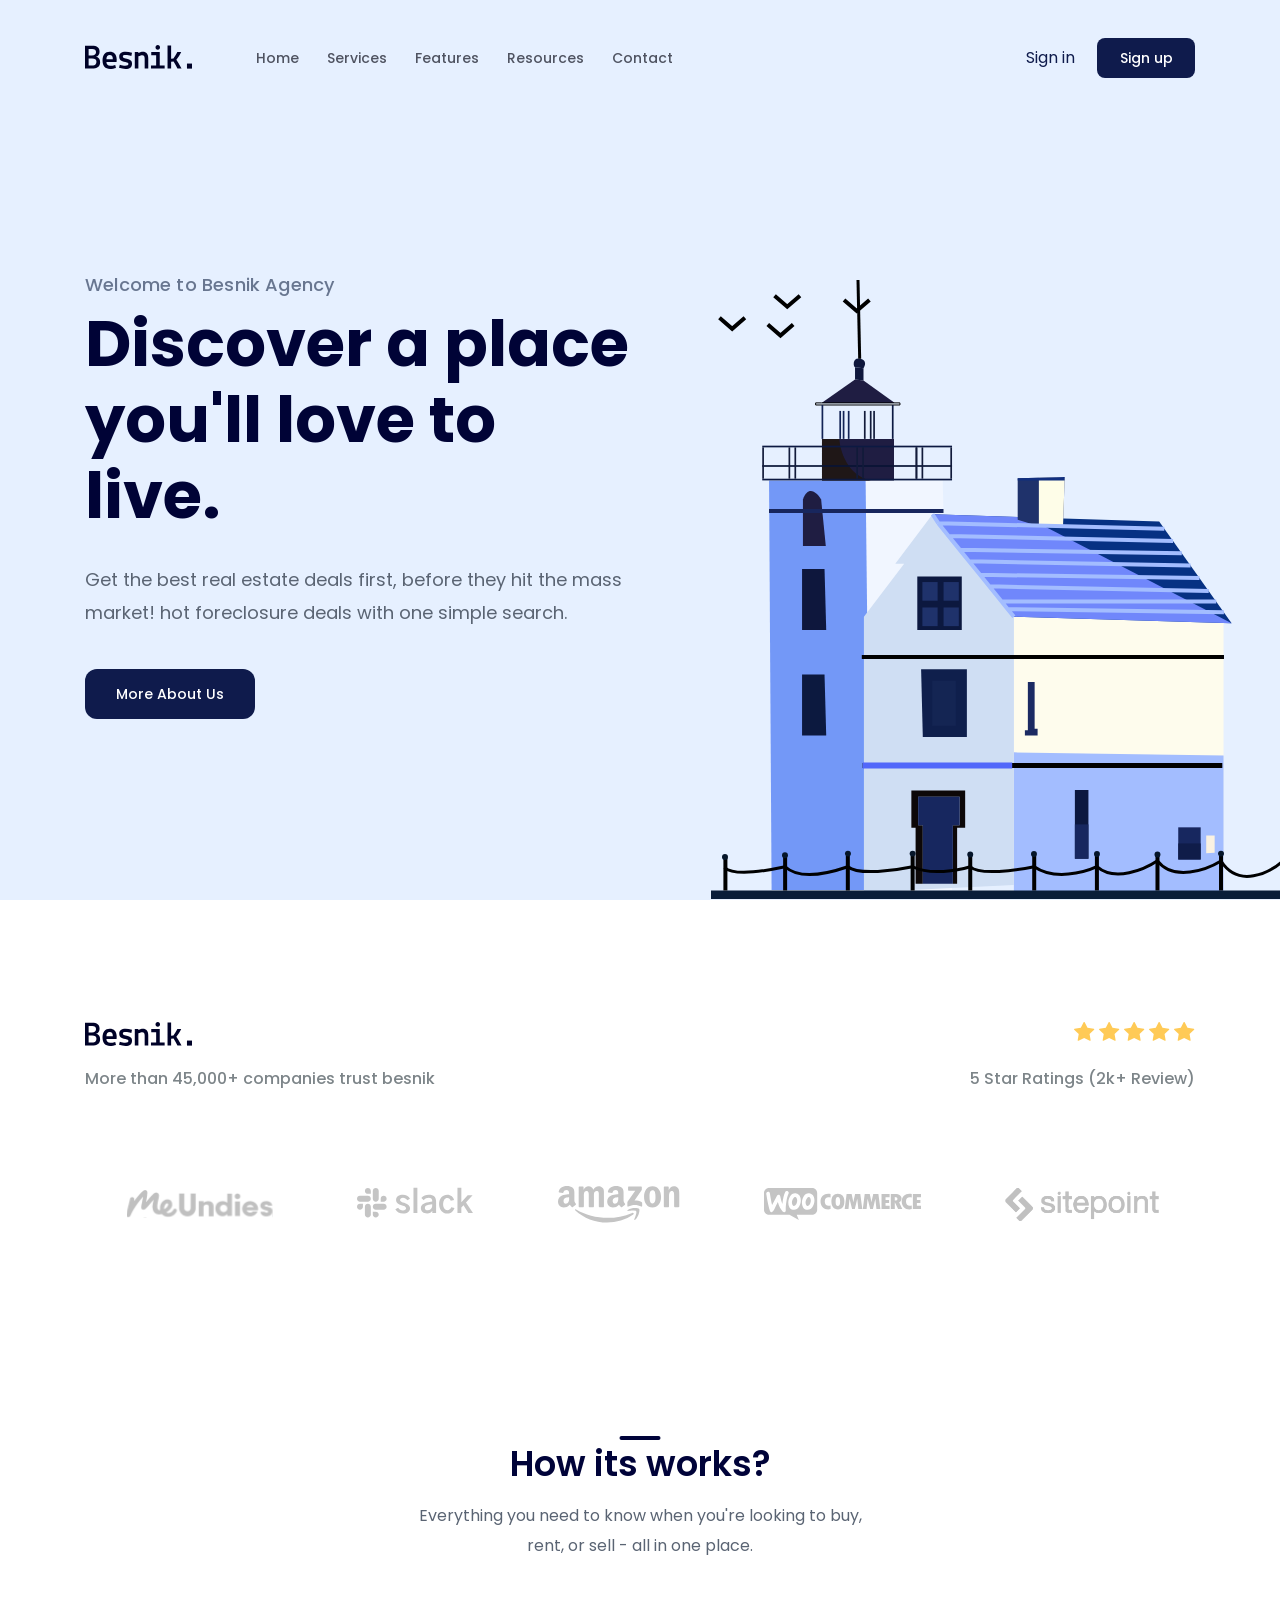
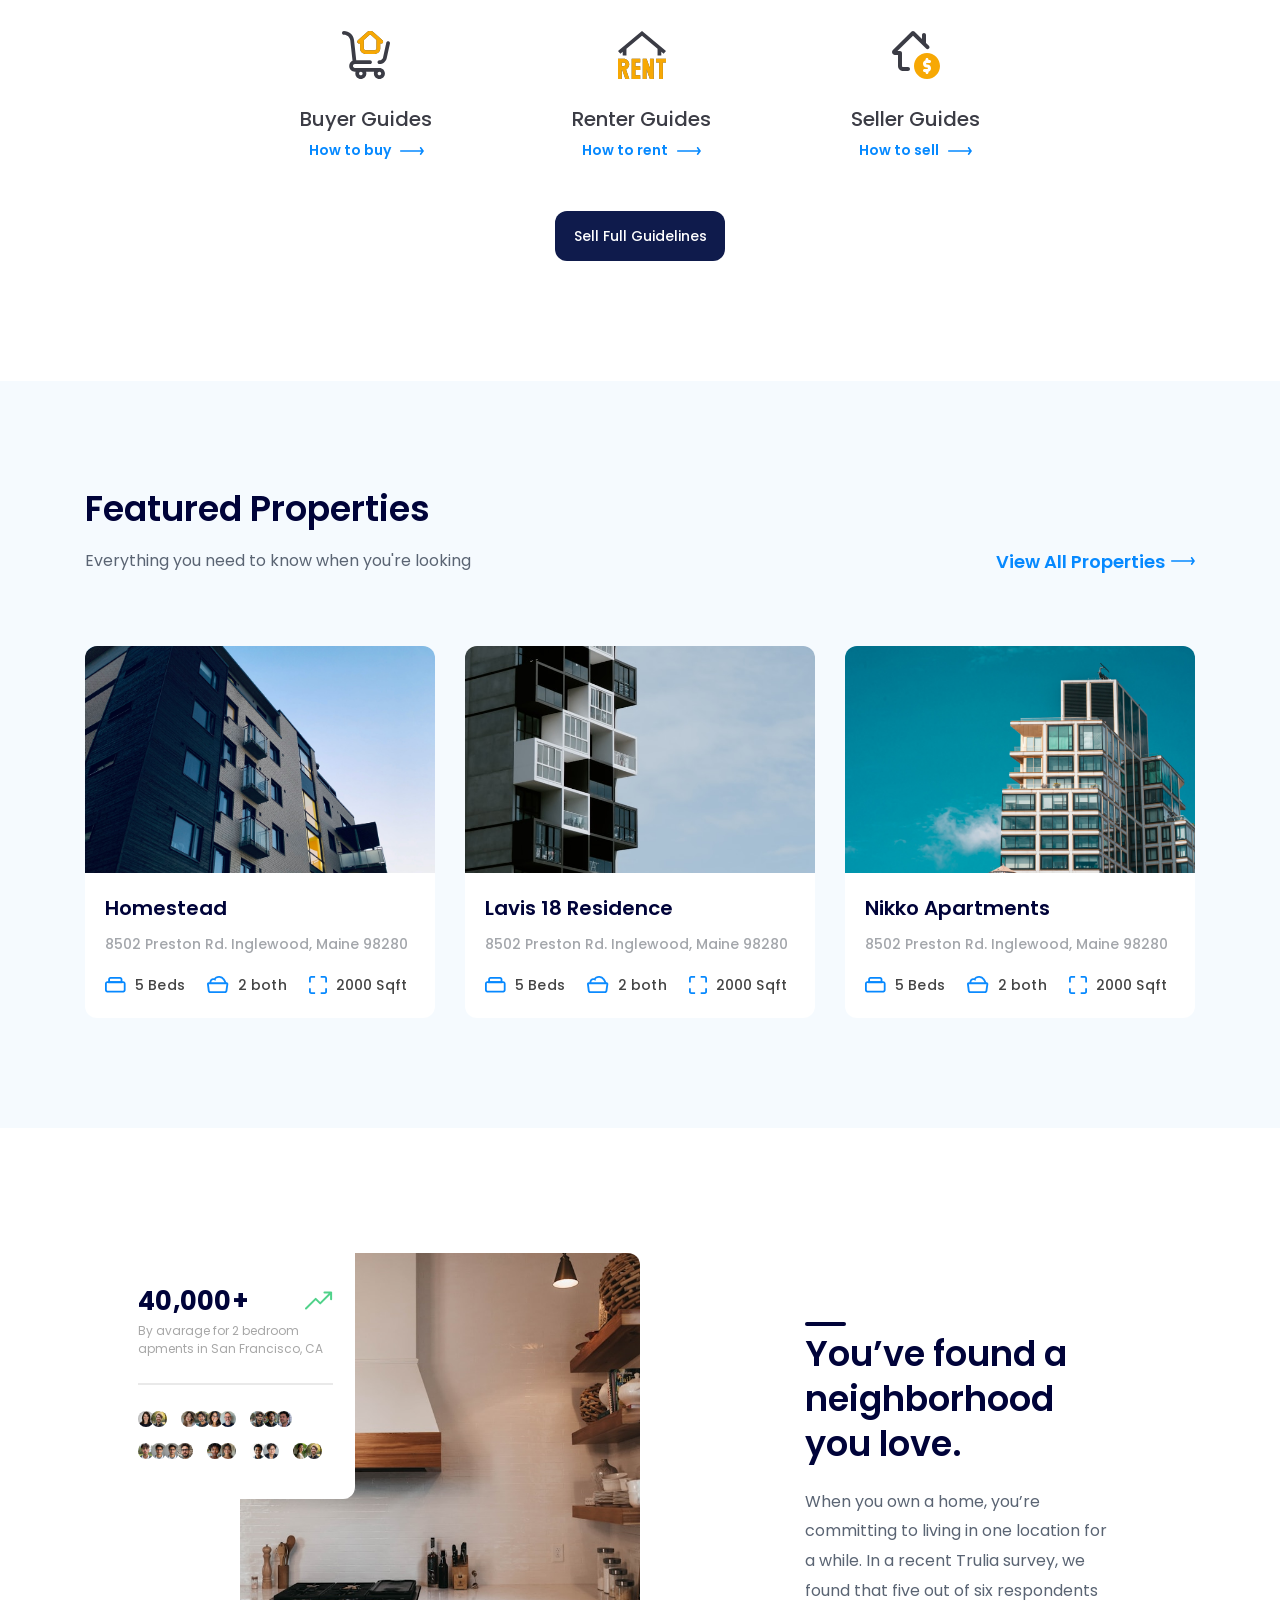
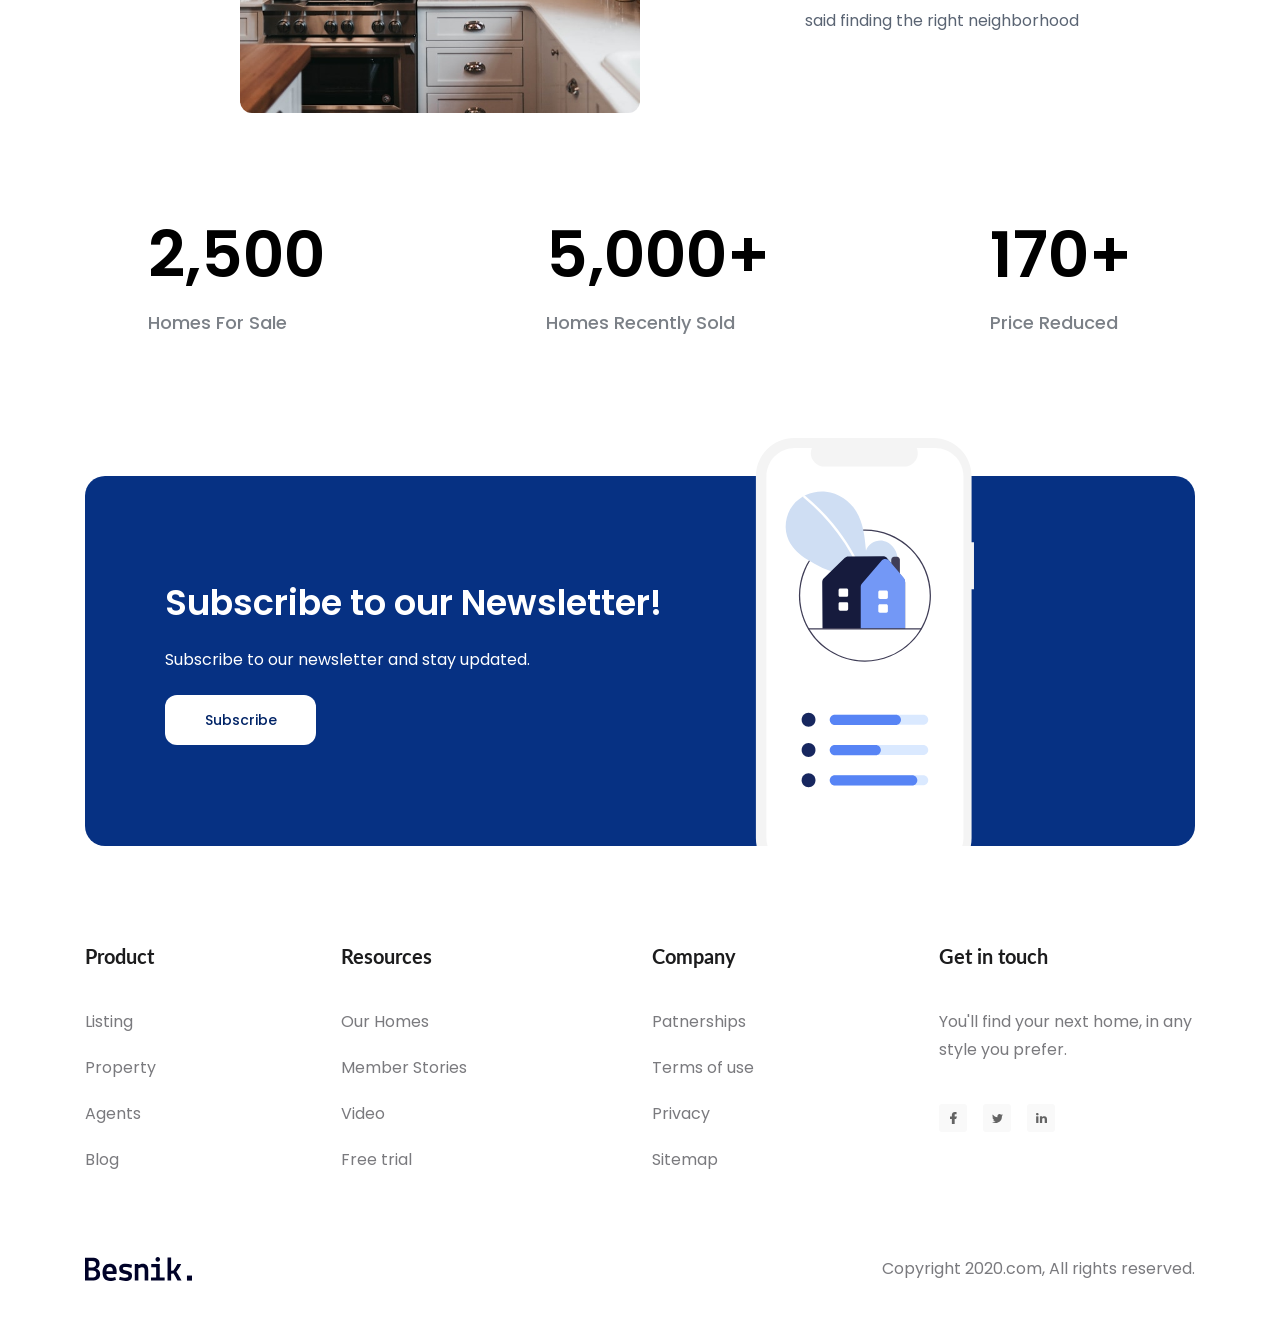
<file: index.html>
<!doctype html>
<html lang="en">
    <head>
        <meta charset="UTF-8" />
        <meta name="viewport" content="width=device-width, initial-scale=1.0" />
        <title>Home</title>

        <!-- Reset CSS -->
        <link rel="stylesheet" href="./assets/css/reset.css" />
        <!-- do ảnh hưởng của font vietsub -->
        <!-- <link rel="stylesheet" href="./assets/fonts/stylesheet.css" /> -->

        <!-- Embeded Font -->
        <link rel="preconnect" href="https://fonts.googleapis.com" />
        <link rel="preconnect" href="https://fonts.gstatic.com" crossorigin />
        <link
            href="https://fonts.googleapis.com/css2?family=Poppins:ital,wght@0,100;0,200;0,300;0,400;0,500;0,600;0,700;0,800;0,900;1,100;1,200;1,300;1,400;1,500;1,600;1,700;1,800;1,900&display=swap"
            rel="stylesheet"
        />
        <link rel="preconnect" href="https://fonts.googleapis.com" />
        <link rel="preconnect" href="https://fonts.gstatic.com" crossorigin />
        <link
            href="https://fonts.googleapis.com/css2?family=Lato:ital,wght@0,100;0,300;0,400;0,700;0,900;1,100;1,300;1,400;1,700;1,900&display=swap"
            rel="stylesheet"
        />

        <!-- Style CSS -->
        <link rel="stylesheet" href="./assets/css/style.css" />
        <link rel="stylesheet" href="./assets/css/responsive.css" />

        <!-- Favicon -->
        <link
            rel="apple-touch-icon"
            sizes="57x57"
            href="./assets/favicon/apple-icon-57x57.png"
        />
        <link
            rel="apple-touch-icon"
            sizes="60x60"
            href="./assets/favicon/apple-icon-60x60.png"
        />
        <link
            rel="apple-touch-icon"
            sizes="72x72"
            href="./assets/favicon/apple-icon-72x72.png"
        />
        <link
            rel="apple-touch-icon"
            sizes="76x76"
            href="./assets/favicon/apple-icon-76x76.png"
        />
        <link
            rel="apple-touch-icon"
            sizes="114x114"
            href="./assets/favicon/apple-icon-114x114.png"
        />
        <link
            rel="apple-touch-icon"
            sizes="120x120"
            href="./assets/favicon/apple-icon-120x120.png"
        />
        <link
            rel="apple-touch-icon"
            sizes="144x144"
            href="./assets/favicon/apple-icon-144x144.png"
        />
        <link
            rel="apple-touch-icon"
            sizes="152x152"
            href="./assets/favicon/apple-icon-152x152.png"
        />
        <link
            rel="apple-touch-icon"
            sizes="180x180"
            href="./assets/favicon/apple-icon-180x180.png"
        />
        <link
            rel="icon"
            type="image/png"
            sizes="192x192"
            href="./assets/favicon/android-icon-192x192.png"
        />
        <link
            rel="icon"
            type="image/png"
            sizes="32x32"
            href="./assets/favicon/favicon-32x32.png"
        />
        <link
            rel="icon"
            type="image/png"
            sizes="96x96"
            href="./assets/favicon/favicon-96x96.png"
        />
        <link
            rel="icon"
            type="image/png"
            sizes="16x16"
            href="./assets/favicon/favicon-16x16.png"
        />
        <link rel="manifest" href="./assets/favicon/manifest.json" />
        <meta name="msapplication-TileColor" content="#ffffff" />
        <meta
            name="msapplication-TileImage"
            content="./assets/favicon/ms-icon-144x144.png"
        />
        <meta name="theme-color" content="#ffffff" />
    </head>
    <body>
        <!-- thẻ main có ngữ nghĩa là phần nội dung chính -->

        <!-- thẻ header có ngữ nghĩa là phần đầu trang -->
        <!-- Header -->
        <!-- PC Header -->
        <header class="fixed-header">
            <div class="content">
                <nav class="navbar">
                    <!-- Tablet/Mobile menu -->
                    <label for="menu-checkbox" class="toggle-menu">
                        <svg
                            xmlns="http://www.w3.org/2000/svg"
                            viewBox="0 0 640 640"
                        >
                            <path
                                fill="currentColor"
                                d="M96 160C96 142.3 110.3 128 128 128L512 128C529.7 128 544 142.3 544 160C544 177.7 529.7 192 512 192L128 192C110.3 192 96 177.7 96 160zM96 320C96 302.3 110.3 288 128 288L512 288C529.7 288 544 302.3 544 320C544 337.7 529.7 352 512 352L128 352C110.3 352 96 337.7 96 320zM544 480C544 497.7 529.7 512 512 512L128 512C110.3 512 96 497.7 96 480C96 462.3 110.3 448 128 448L512 448C529.7 448 544 462.3 544 480z"
                            />
                        </svg>
                    </label>

                    <!-- Logo -->
                    <a class="logo" href="#"
                        ><img src="./assets/img/logo.svg" alt="Besnik."
                    /></a>

                    <!-- main Navigation -->
                    <ul id="pc-nav" class="menu">
                        <li><a href="#">Home</a></li>
                        <li><a href="#services">Services</a></li>
                        <li><a href="#features">Features</a></li>
                        <li><a href="#resources">Resources</a></li>
                        <li><a href="#contact">Contact</a></li>
                        <li class="show-on-mobile separate">
                            <a href="#!">Sign in</a>
                        </li>
                        <li class="show-on-mobile"><a href="#!">Sign up</a></li>
                    </ul>

                    <!-- Action -->
                    <div class="actions">
                        <a href="#!" class="action-link">Sign in</a>
                        <a href="#!" class="btn action-btn">Sign up</a>
                    </div>
                </nav>
            </div>
        </header>

        <!-- Tablet/mobile header -->
        <header class="mobile-header">
            <input
                hidden
                type="checkbox"
                id="menu-checkbox"
                class="menu-checkbox"
            />

            <!-- Overlay -->
            <label for="menu-checkbox" class="menu-overlay"></label>

            <!-- Menu content -->
            <div class="menu-drawer">
                <!-- Logo -->
                <a class="logo-drawer" href="#"
                    ><img src="./assets/img/logo.svg" alt="Besnik."
                /></a>

                <!-- Navigation -->
                <ul id="mobile-nav"></ul>
                <script>
                    const pcNav = document.querySelector("#pc-nav");
                    const mobileNav = document.querySelector("#mobile-nav");

                    // Copy from PC nav -> Mobile nav
                    mobileNav.innerHTML = pcNav.innerHTML;
                </script>
            </div>
        </header>
        <main>
            <!-- Hero -->
            <div class="hero-wrap">
                <div class="content">
                    <div class="info">
                        <p class="sub-title">Welcome to Besnik Agency</p>
                        <h1 class="title">
                            Discover a place you'll love to live.
                        </h1>
                        <p class="desc">
                            Get the best real estate deals first, before they
                            hit the mass market! hot foreclosure deals with one
                            simple search.
                        </p>
                        <a href="#!" class="btn hero-cta">More About Us</a>
                    </div>

                    <img
                        src="./assets/img/hero-img.svg"
                        alt="Discover a place you'll love to live."
                        class="hero-img"
                    />
                </div>
            </div>

            <!-- Client -->
            <div class="client">
                <div class="content">
                    <div class="row">
                        <img
                            src="./assets/img/logo.svg"
                            alt="Besnik."
                            class="logo"
                        />

                        <div class="stars">
                            <img src="./assets/img/star-img.svg" alt="star" />
                            <img src="./assets/img/star-img.svg" alt="star" />
                            <img src="./assets/img/star-img.svg" alt="star" />
                            <img src="./assets/img/star-img.svg" alt="star" />
                            <img src="./assets/img/star-img.svg" alt="star" />
                        </div>
                    </div>

                    <div class="row row-desc">
                        <p>More than 45,000+ companies trust besnik</p>
                        <p class="hide-on-mobile">
                            5 Star Ratings (2k+ Review)
                        </p>
                    </div>

                    <div class="partner-row">
                        <a href="#!">
                            <img
                                src="./assets/img/me-indies.svg"
                                alt="MeUndies"
                            />
                        </a>
                        <a href="#!">
                            <img src="./assets/img/slack.svg" alt="Slack" />
                        </a>
                        <a href="#!">
                            <img src="./assets/img/amazon.svg" alt="amazon" />
                        </a>
                        <a href="#!">
                            <img src="./assets/img/woo.svg" alt="WooCommerce" />
                        </a>
                        <a href="#!">
                            <img
                                src="./assets/img/sitepoint.svg"
                                alt="sitepoint"
                            />
                        </a>
                    </div>
                </div>
            </div>

            <!-- Guide -->
            <div id="services" class="guide">
                <div class="content">
                    <h2 class="sub-title">How its works?</h2>
                    <p class="desc">
                        Everything you need to know when you're looking to buy,
                        rent, or sell - all in one place.
                    </p>

                    <!-- List Guide -->
                    <div class="list-guide">
                        <div class="guide-item">
                            <img
                                src="./assets/img/buyer-icon.svg"
                                alt="Buyer"
                                class="icon"
                            />
                            <h3 class="title">Buyer Guides</h3>
                            <a href="#!" class="link">
                                <span>How to buy</span>
                                <img
                                    src="./assets/img/right-arrow.svg"
                                    alt="arrow right"
                                    class="arrow"
                                />
                            </a>
                        </div>

                        <div class="guide-item">
                            <img
                                src="./assets/img/renter-icon.svg"
                                alt="Buyer"
                                class="icon"
                            />
                            <h3 class="title">Renter Guides</h3>
                            <a href="#!" class="link">
                                <span>How to rent</span>
                                <img
                                    src="./assets/img/right-arrow.svg"
                                    alt="arrow right"
                                    class="arrow"
                                />
                            </a>
                        </div>

                        <div class="guide-item">
                            <img
                                src="./assets/img/seller-icon.svg"
                                alt="Buyer"
                                class="icon"
                            />
                            <h3 class="title">Seller Guides</h3>
                            <a href="#!" class="link">
                                <span>How to sell</span>
                                <img
                                    src="./assets/img/right-arrow.svg"
                                    alt="arrow right"
                                    class="arrow"
                                />
                            </a>
                        </div>
                    </div>

                    <div class="guide-cta">
                        <a href="#!" class="btn">Sell Full Guidelines</a>
                    </div>
                </div>
            </div>

            <!-- Featured -->
            <div id="features" class="featured">
                <div class="content">
                    <header>
                        <h2 class="sub-title">Featured Properties</h2>
                        <div class="row">
                            <p class="desc">
                                Everything you need to know when you're looking
                            </p>

                            <a href="#!" class="link"
                                ><span>View All Properties </span>
                                <img
                                    src="./assets/img/right-arrow.svg"
                                    alt=""
                                    class="arrow"
                            /></a>
                        </div>
                    </header>

                    <!-- List -->
                    <div class="list">
                        <div class="item">
                            <a href="#!">
                                <img
                                    src="./assets/img/home-2.jpg"
                                    alt="CouCou Homestead"
                                    class="thumb"
                                />
                            </a>
                            <div class="body">
                                <h3 class="title">
                                    <a href="#!" class="line-clamp">
                                        Homestead</a
                                    >
                                </h3>
                                <p class="desc" class="line-clamp">
                                    8502 Preston Rd. Inglewood, Maine 98280
                                </p>
                                <div class="info">
                                    <img
                                        src="./assets/img/bed.svg"
                                        alt="bed"
                                        class="icon"
                                    /><span class="label">5 Beds</span
                                    ><img
                                        src="./assets/img/bathroom.svg"
                                        alt="both"
                                        class="icon"
                                    /><span class="label">2 both</span
                                    ><img
                                        src="./assets/img/area.svg"
                                        alt="area"
                                        class="icon"
                                    /><span class="label">2000 Sqft</span>
                                </div>
                            </div>
                        </div>

                        <div class="item">
                            <a href="#!">
                                <img
                                    src="./assets/img/home-3.jpg"
                                    alt="Lavis 18 Residence"
                                    class="thumb"
                                />
                            </a>
                            <div class="body">
                                <h3 class="title">
                                    <a href="#!">Lavis 18 Residence</a>
                                </h3>
                                <p class="desc">
                                    8502 Preston Rd. Inglewood, Maine 98280
                                </p>
                                <div class="info">
                                    <img
                                        src="./assets/img/bed.svg"
                                        alt="bed"
                                        class="icon"
                                    />
                                    <span class="label">5 Beds</span>

                                    <img
                                        src="./assets/img/bathroom.svg"
                                        alt="both"
                                        class="icon"
                                    />
                                    <span class="label">2 both</span>

                                    <img
                                        src="./assets/img/area.svg"
                                        alt="area"
                                        class="icon"
                                    />
                                    <span class="label">2000 Sqft</span>
                                </div>
                            </div>
                        </div>

                        <div class="item">
                            <a href="#!">
                                <img
                                    src="./assets/img/home-1.jpg"
                                    alt="Nikko Apartments"
                                    class="thumb"
                                />
                            </a>
                            <div class="body">
                                <h3 class="title">
                                    <a href="#!">Nikko Apartments</a>
                                </h3>
                                <p class="desc">
                                    8502 Preston Rd. Inglewood, Maine 98280
                                </p>
                                <div class="info">
                                    <img
                                        src="./assets/img/bed.svg"
                                        alt="bed"
                                        class="icon"
                                    /><span class="label">5 Beds</span
                                    ><img
                                        src="./assets/img/bathroom.svg"
                                        alt="both"
                                        class="icon"
                                    /><span class="label">2 both</span
                                    ><img
                                        src="./assets/img/area.svg"
                                        alt="area"
                                        class="icon"
                                    /><span class="label">2000 Sqft</span>
                                </div>
                            </div>
                        </div>
                    </div>

                    <div class="show-on-mobile view-more">
                        <a href="#!" class="cta-more btn"
                            ><span>View All Properties </span>
                        </a>
                    </div>
                </div>
            </div>

            <!-- Stats -->
            <div id="resources" class="stats">
                <div class="content">
                    <div class="row">
                        <div class="img-block">
                            <img
                                class="image"
                                src="./assets/img/kitchen-design.jpg"
                                alt="You’ve found a neighborhood you love."
                            />

                            <!-- Trend -->
                            <div class="stats-trend">
                                <div class="row">
                                    <strong class="value">40,000+</strong>
                                    <img
                                        src="./assets/img/up-trend-icon.svg"
                                        alt="up-trend"
                                        class="icon"
                                    />
                                </div>
                                <p class="desc">
                                    By avarage for 2 bedroom apments in San
                                    Francisco, CA
                                </p>
                                <div class="separate"></div>
                                <div class="avatar-block">
                                    <div class="avatar-group">
                                        <img
                                            src="./assets/img/uifaces-popular-avatar (1).jpg"
                                            alt=""
                                            class="avatar"
                                        />
                                        <img
                                            src="./assets/img/uifaces-popular-avatar (2).jpg"
                                            alt=""
                                            class="avatar"
                                        />
                                    </div>
                                    <div class="avatar-group">
                                        <img
                                            src="./assets/img/uifaces-popular-avatar (3).jpg"
                                            alt=""
                                            class="avatar"
                                        />
                                        <img
                                            src="./assets/img/uifaces-popular-avatar (4).jpg"
                                            alt=""
                                            class="avatar"
                                        />
                                        <img
                                            src="./assets/img/uifaces-popular-avatar (5).jpg"
                                            alt=""
                                            class="avatar"
                                        />
                                        <img
                                            src="./assets/img/uifaces-popular-avatar (6).jpg"
                                            alt=""
                                            class="avatar"
                                        />
                                    </div>
                                    <div class="avatar-group">
                                        <img
                                            src="./assets/img/uifaces-popular-avatar (7).jpg"
                                            alt=""
                                            class="avatar"
                                        />
                                        <img
                                            src="./assets/img/uifaces-popular-avatar (8).jpg"
                                            alt=""
                                            class="avatar"
                                        />
                                        <img
                                            src="./assets/img/uifaces-popular-avatar (9).jpg"
                                            alt=""
                                            class="avatar"
                                        />
                                    </div>
                                    <div class="avatar-group">
                                        <img
                                            src="./assets/img/uifaces-popular-avatar (10).jpg"
                                            alt=""
                                            class="avatar"
                                        />
                                        <img
                                            src="./assets/img/uifaces-popular-avatar (11).jpg"
                                            alt=""
                                            class="avatar"
                                        />
                                        <img
                                            src="./assets/img/uifaces-popular-avatar (12).jpg"
                                            alt=""
                                            class="avatar"
                                        />
                                        <img
                                            src="./assets/img/uifaces-popular-avatar (13).jpg"
                                            alt=""
                                            class="avatar"
                                        />
                                    </div>
                                    <div class="avatar-group">
                                        <img
                                            src="./assets/img/uifaces-popular-avatar (14).jpg"
                                            alt=""
                                            class="avatar"
                                        />
                                        <img
                                            src="./assets/img/uifaces-popular-avatar (15).jpg"
                                            alt=""
                                            class="avatar"
                                        />
                                    </div>
                                    <div class="avatar-group">
                                        <img
                                            src="./assets/img/uifaces-popular-avatar (16).jpg"
                                            alt=""
                                            class="avatar"
                                        />
                                        <img
                                            src="./assets/img/uifaces-popular-avatar (17).jpg"
                                            alt=""
                                            class="avatar"
                                        />
                                    </div>
                                    <div class="avatar-group">
                                        <img
                                            src="./assets/img/uifaces-popular-avatar (18).jpg"
                                            alt=""
                                            class="avatar"
                                        />
                                        <img
                                            src="./assets/img/uifaces-popular-avatar (19).jpg"
                                            alt=""
                                            class="avatar"
                                        />
                                    </div>
                                </div>
                            </div>
                        </div>
                        <div class="info">
                            <h2 class="sub-title">
                                You’ve found a neighborhood you love.
                            </h2>
                            <p class="desc">
                                When you own a home, you’re committing to living
                                in one location for a while. In a recent Trulia
                                survey, we found that five out of six
                                respondents said finding the right neighborhood
                            </p>
                        </div>
                    </div>

                    <div class="row row-qty">
                        <div class="qty-items">
                            <strong class="qty">2,500</strong>
                            <p class="qty-desc">Homes For Sale</p>
                        </div>
                        <div class="qty-items">
                            <strong class="qty">5,000+</strong>
                            <p class="qty-desc">Homes Recently Sold</p>
                        </div>
                        <div class="qty-items">
                            <strong class="qty">170+</strong>
                            <p class="qty-desc">Price Reduced</p>
                        </div>
                    </div>
                </div>
            </div>

            <!-- Subscription -->
            <div class="subscription">
                <div class="content">
                    <div class="body">
                        <div class="info">
                            <h2 class="sub-title line-clamp">
                                Subscribe to our Newsletter!
                            </h2>
                            <p class="desc line-clamp" style="--line-clamp: 3">
                                Subscribe to our newsletter and stay updated.
                            </p>
                            <a href="#!" class="btn">Subscribe</a>
                        </div>
                        <img
                            src="./assets/img/newsletter.svg"
                            alt="newsletter"
                            class="image"
                        />
                    </div>
                </div>
            </div>
        </main>
        <!-- Footer -->
        <footer id="contact" class="footer">
            <div class="content">
                <div class="row row-top">
                    <!-- Product Column -->
                    <div class="column">
                        <h3 class="heading">Product</h3>
                        <ul class="list">
                            <li>
                                <a href="#!">Listing</a>
                            </li>
                            <li>
                                <a href="#!">Property</a>
                            </li>
                            <li>
                                <a href="#!">Agents</a>
                            </li>
                            <li>
                                <a href="#!">Blog</a>
                            </li>
                        </ul>
                    </div>
                    <div class="column">
                        <h3 class="heading">Resources</h3>
                        <ul class="list">
                            <li>
                                <a href="#!">Our Homes</a>
                            </li>
                            <li>
                                <a href="#!">Member Stories</a>
                            </li>
                            <li>
                                <a href="#!">Video</a>
                            </li>
                            <li>
                                <a href="#!">Free trial</a>
                            </li>
                        </ul>
                    </div>
                    <div class="column">
                        <h3 class="heading">Company</h3>
                        <ul class="list">
                            <li>
                                <a href="#!">Patnerships</a>
                            </li>
                            <li>
                                <a href="#!">Terms of use</a>
                            </li>
                            <li>
                                <a href="#!">Privacy</a>
                            </li>
                            <li>
                                <a href="#!">Sitemap</a>
                            </li>
                        </ul>
                    </div>
                    <div class="column">
                        <h3 class="heading">Get in touch</h3>
                        <p class="desc">
                            You'll find your next home, in any style you prefer.
                        </p>
                        <div class="social">
                            <a href="#!" class="social-link">
                                <img
                                    src="./assets/img/facebook.svg"
                                    alt="facebook"
                                />
                            </a>
                            <a href="#!" class="social-link">
                                <img
                                    src="./assets/img/twitter.svg"
                                    alt="twitter"
                                />
                            </a>
                            <a href="#!" class="social-link">
                                <img
                                    src="./assets/img/linkedin.svg"
                                    alt="linkedlin"
                                />
                            </a>
                        </div>
                    </div>
                </div>

                <div class="row row-bottom">
                    <img
                        src="./assets/img/logo.svg"
                        alt="Besnik."
                        class="logo"
                    />
                    <p class="copy-right">
                        Copyright 2020.com, All rights reserved.
                    </p>
                </div>
            </div>
        </footer>
    </body>
</html>
</file>
<file: assets/fonts/stylesheet.css>
/* *****************  Poppins  ******************** */
@font-face {
    font-family: "Poppins";
    src:
        url("poppins/Poppins-BlackItalic.woff2") format("woff2"),
        url("poppins/Poppins-BlackItalic.woff") format("woff");
    font-weight: 900;
    font-style: italic;
    font-display: swap;
}

@font-face {
    font-family: "Poppins";
    src:
        url("poppins/Poppins-Bold.woff2") format("woff2"),
        url("poppins/Poppins-Bold.woff") format("woff");
    font-weight: bold;
    font-style: normal;
    font-display: swap;
}

@font-face {
    font-family: "Poppins";
    src:
        url("poppins/Poppins-Black.woff2") format("woff2"),
        url("poppins/Poppins-Black.woff") format("woff");
    font-weight: 900;
    font-style: normal;
    font-display: swap;
}

@font-face {
    font-family: "Poppins";
    src:
        url("poppins/Poppins-BoldItalic.woff2") format("woff2"),
        url("poppins/Poppins-BoldItalic.woff") format("woff");
    font-weight: bold;
    font-style: italic;
    font-display: swap;
}

@font-face {
    font-family: "Poppins";
    src:
        url("poppins/Poppins-ExtraBold.woff2") format("woff2"),
        url("poppins/Poppins-ExtraBold.woff") format("woff");
    font-weight: bold;
    font-style: normal;
    font-display: swap;
}

@font-face {
    font-family: "Poppins";
    src:
        url("poppins/Poppins-ExtraBoldItalic.woff2") format("woff2"),
        url("poppins/Poppins-ExtraBoldItalic.woff") format("woff");
    font-weight: bold;
    font-style: italic;
    font-display: swap;
}

@font-face {
    font-family: "Poppins";
    src:
        url("poppins/Poppins-ExtraLight.woff2") format("woff2"),
        url("poppins/Poppins-ExtraLight.woff") format("woff");
    font-weight: 200;
    font-style: normal;
    font-display: swap;
}

@font-face {
    font-family: "Poppins";
    src:
        url("poppins/Poppins-ExtraLightItalic.woff2") format("woff2"),
        url("poppins/Poppins-ExtraLightItalic.woff") format("woff");
    font-weight: 200;
    font-style: italic;
    font-display: swap;
}

@font-face {
    font-family: "Poppins";
    src:
        url("poppins/Poppins-Italic.woff2") format("woff2"),
        url("poppins/Poppins-Italic.woff") format("woff");
    font-weight: normal;
    font-style: italic;
    font-display: swap;
}

@font-face {
    font-family: "Poppins";
    src:
        url("poppins/Poppins-Light.woff2") format("woff2"),
        url("poppins/Poppins-Light.woff") format("woff");
    font-weight: 300;
    font-style: normal;
    font-display: swap;
}

@font-face {
    font-family: "Poppins";
    src:
        url("poppins/Poppins-LightItalic.woff2") format("woff2"),
        url("poppins/Poppins-LightItalic.woff") format("woff");
    font-weight: 300;
    font-style: italic;
    font-display: swap;
}

@font-face {
    font-family: "Poppins";
    src:
        url("poppins/Poppins-Medium.woff2") format("woff2"),
        url("poppins/Poppins-Medium.woff") format("woff");
    font-weight: 500;
    font-style: normal;
    font-display: swap;
}

@font-face {
    font-family: "Poppins";
    src:
        url("poppins/Poppins-MediumItalic.woff2") format("woff2"),
        url("poppins/Poppins-MediumItalic.woff") format("woff");
    font-weight: 500;
    font-style: italic;
    font-display: swap;
}

@font-face {
    font-family: "Poppins";
    src:
        url("poppins/Poppins-Regular.woff2") format("woff2"),
        url("poppins/Poppins-Regular.woff") format("woff");
    font-weight: normal;
    font-style: normal;
    font-display: swap;
}

@font-face {
    font-family: "Poppins";
    src:
        url("poppins/Poppins-SemiBold.woff2") format("woff2"),
        url("poppins/Poppins-SemiBold.woff") format("woff");
    font-weight: 600;
    font-style: normal;
    font-display: swap;
}

@font-face {
    font-family: "Poppins";
    src:
        url("poppins/Poppins-Thin.woff2") format("woff2"),
        url("poppins/Poppins-Thin.woff") format("woff");
    font-weight: 100;
    font-style: normal;
    font-display: swap;
}

@font-face {
    font-family: "Poppins";
    src:
        url("poppins/Poppins-SemiBoldItalic.woff2") format("woff2"),
        url("poppins/Poppins-SemiBoldItalic.woff") format("woff");
    font-weight: 600;
    font-style: italic;
    font-display: swap;
}

@font-face {
    font-family: "Poppins";
    src:
        url("poppins/Poppins-ThinItalic.woff2") format("woff2"),
        url("poppins/Poppins-ThinItalic.woff") format("woff");
    font-weight: 100;
    font-style: italic;
    font-display: swap;
}
</file>
<file: assets/css/style.css>
* {
    box-sizing: border-box;
}

:root {
    --main-color: #0f1b4c;
}

html,
body {
    scroll-behavior: smooth;
}

html {
    font-size: 62.5%;
}

body {
    font-size: 1.6rem;
    font-family: "Poppins", "san-serif";
}

/* Common */
a {
    text-decoration: none;
}

.btn {
    display: inline-block;
    min-width: 98px;
    padding: 18px 16px;
    border-radius: 12px;
    background: var(--main-color);
    font-size: 1.4rem;
    font-style: normal;
    font-weight: 500;
    text-align: center;
    color: #ffff;
}

.btn:hover {
    opacity: 0.9;
}

.content {
    width: 1110px;
    max-width: calc(100% - 48px);
    margin-left: auto;
    margin-right: auto;
}

.line-clamp {
    display: -webkit-box;
    -webkit-line-clamp: var(--line-clamp, 2);
    -webkit-box-orient: vertical;
    overflow: hidden;
}

/* ---------- Header --------------- */
.fixed-header {
    background: #e6f0ff;
    padding-top: 26px;
    position: sticky;
    top: -26px;
    z-index: 1;
}

.navbar {
    display: flex;
    align-items: center;
    /* padding-top: 38px; */
    padding: 12px 0;
}

.navbar > .menu {
    display: flex;
    margin-left: 50px;
}

.navbar > .actions {
    margin-left: auto;
}

.navbar > .menu a {
    font-size: 1.4rem;
    font-style: normal;
    font-weight: 500;
    padding: 8px 1.4rem;
    color: #4f5361;
}

.navbar > .menu a:hover {
    text-decoration: underline;
}

.navbar .action-link {
    width: 98px;
    height: 40px;
    border-radius: 8px;
    color: var(--main-color);
}

.navbar .action-btn {
    padding: 13px 16px;
    margin-left: 18px;
    border-radius: 8px;
}

/* Hero */
.hero-wrap {
    display: flex;
    align-items: center;
    position: relative;
    background: #e6f0ff;
    height: calc(100vh - 90px);
}

.hero-wrap .info {
    width: 50.36%;
}

.hero-wrap .sub-title {
    color: #687690;
    font-size: 1.8rem;
    line-height: 1.5;
    letter-spacing: 0.01em;
    font-style: normal;
    font-weight: 500;
}

.hero-wrap .title {
    margin-top: 8px;
    font-size: 6.4rem;
    font-style: normal;
    font-weight: 700;
    color: #000336;
    line-height: 1.1875;
}

.hero-wrap .desc {
    margin-top: 30px;
    font-size: 1.8rem;
    font-style: normal;
    font-weight: 400;
    line-height: 1.78;
    color: #5a6473;
}

.hero-cta {
    min-width: 170px;
    margin-top: 40px;
}

.hero-img {
    position: absolute;
    bottom: 0;
    right: calc((100vw - 1110px) / 2 - 100px);
}

/* ------------- Client ---------------- */
.client {
    margin-top: 79px;
    padding: 43px 0 64px;
}

.client .row {
    display: flex;
    justify-content: space-between;
}

.client .row p {
    color: #7d8589;
    font-size: 1.6rem;
    font-weight: 500;
    line-height: 1.25;
}

.client .row-desc {
    margin-top: 23px;
}

.partner-row {
    display: flex;
    justify-content: space-between;
    align-items: center;
    margin-top: 70px;
}

.partner-row a {
    display: flex;
    align-items: center;
    padding: 0 42px;
    height: 90px;
    /* background-color: orange; */
    border-radius: 12px;
}

.partner-row a:hover {
    box-shadow: 0 10px 20px 0 rgba(0, 0, 0, 0.1);
}

/* --------------- Guide ------------------ */
.guide {
    margin-top: 40px;
    padding: 93px 0 79px;
}

.guide .sub-title {
    position: relative;
    color: #000339;
    text-align: center;
    font-size: 3.5rem;
    font-weight: 600;
    line-height: 1; /* 100% */
}

.guide .sub-title::before {
    content: "";
    display: inline-block;
    width: 41px;
    height: 4px;
    border-radius: 12px;
    background: #000339;
    position: absolute;
    top: -10px;
    left: 50%;
    transform: translateX(-50%);
}

.guide .desc {
    width: 459px;
    max-width: 100%;
    margin: 20px auto;
    color: #5a6473;
    text-align: center;
    font-size: 1.6rem;
    font-weight: 400;
    line-height: 1.88; /* 187.5% */
    margin-top: 20px;
}

/* List Guide */
.list-guide {
    margin-top: 70px;
    display: flex;
    justify-content: center;
}

.guide-item {
    margin: 0 70px;
    text-align: center;
}

.guide-item .title {
    margin-top: 26px;
    color: #3b3c45;
    text-align: center;
    font-size: 2rem;
    font-style: normal;
    font-weight: 500;
    line-height: 1.1; /* 110% */
}

.guide-item .link {
    display: inline-block;
    margin-top: 10px;
    color: #0689ff;
    font-size: 1.4rem;
    font-weight: 600;
    line-height: normal;
}

.guide-item .arrow {
    margin-left: 6px;
}

.guide-cta {
    display: flex;
    justify-content: center;
    margin-top: 50px;
}

.guide-cta .btn {
    min-width: 170px;
}

/* -------------- Featured -------------- - */
.featured {
    margin-top: 41px;
    padding: 110px 0px;
    background: #f5fafe;
}

.featured .sub-title {
    /* margin-top: 230px; */
    color: #000339;
    font-size: 3.5rem;
    font-style: normal;
    font-weight: 600;
    line-height: 1; /* 100% */
}

.featured .row {
    display: flex;
    justify-content: space-between;
    margin-top: 20px;
}

.featured .desc {
    color: #5a6473;
    font-size: 1.6rem;
    font-weight: 400;
    line-height: 1.875; /* 187.5% */
}

.featured .link {
    display: flex;
    align-items: center;
    color: #0689ff;
    font-size: 1.8rem;
    font-weight: 600;
    line-height: normal;
}

.featured .arrow {
    margin-left: 6px;
    position: relative;
}

/* List */
.featured .list {
    display: grid;
    grid-template-columns: repeat(3, 1fr);
    gap: 30px;
    margin-top: 70px;
}

.featured .item {
    flex: 1;
    background-color: #fff;
    border-radius: 12px;
}

.featured .item .thumb {
    width: 100%;
    height: 227px;
    object-fit: cover;
    border-top-left-radius: 12px;
    border-top-right-radius: 12px;
}

.featured .item .body {
    padding: 17px 20px 24px;
}

.featured .item .title a {
    color: #000339;
    font-size: 2rem;
    font-weight: 600;
    line-height: 1.5; /* 100% */
}

.featured .item .desc {
    margin-top: 11px;
    color: #a3a6ab;
    font-size: 1.4rem;
    font-weight: 500;
    line-height: 1.5;
    word-break: break-all; /* khắc phục dòng mô tả là một đường link dài */
}

.featured .item .info {
    margin-top: 21px;
    display: flex;
    align-items: center;
}

.featured .item .label {
    margin-left: 9px;
    color: #444;
    font-size: 1.4rem;
    font-style: normal;
    font-weight: 500;
    line-height: 1; /* 100% */
    letter-spacing: 0.14px;
    white-space: nowrap;
}

.featured .item .icon {
    margin-left: 22px;
}

.featured .item .icon:first-child {
    margin-left: 0px;
}

/* ------------------ Stats ------------------ */
.stats {
    margin-top: 75px;
    padding: 50px 0;
}

.stats .content {
    width: 1048px;
}

.stats .row {
    display: flex;
}

.stats .img-block,
.info {
    width: 50%;
    position: relative;
}

.stats-trend {
    position: absolute;
    left: 0px;
    top: -10px;
    width: 239px;
    border-radius: 0 0 12px 12px;
    padding: 45px 22px 40px;
}

.stats .img-block .image {
    display: block;
    margin-left: auto;
    width: 400px;
    height: 460px;
    border-radius: 12px;
    object-fit: cover;
}

.stats .info {
    padding: 79px 0 0 165px;
}

.stats .sub-title {
    position: relative;
    width: 269px;
    color: #000339;
    font-size: 3.5rem;
    font-weight: 600;
    line-height: 1.28; /* 128.571% */
}

.stats .sub-title::before {
    position: absolute;
    top: -10px;
    content: "";
    display: block;
    width: 41px;
    height: 4px;
    border-radius: 12px;
    background: #000339;
}

.stats .info .desc {
    width: 309px;
    color: #5a6473;
    margin-top: 20px;
    font-size: 1.6rem;
    font-weight: 400;
    line-height: 1.87; /* 187.5% */
}

/* Stats Trend */
.stats-trend {
    background-color: #fff;
}

.stats-trend .value {
    color: #000339;
    font-size: 2.6rem;
    font-weight: 700;
    line-height: 1; /* 100% */
    letter-spacing: 0.26px;
}

.stats-trend .icon {
    margin-left: auto;
}

.stats-trend .desc {
    margin-top: 8px;
    color: #a7a7a7;
    font-size: 1.2rem;
    font-style: normal;
    font-weight: 400;
    line-height: 1.5; /* 150% */
}

.stats-trend .separate {
    height: 2px;
    margin-top: 25px;
    background: #e9e9e9;
}

/* Avatar */
.stats .avatar-block {
    margin-top: 26px;
    flex-wrap: wrap;
    gap: 16px 14px;
    display: flex;
}

.stats .avatar-group {
    display: flex;
}

.stats .avatar {
    width: 16px;
    height: 16px;
    border-radius: 16.337px;
    margin-left: -3px;
    object-fit: cover;
}

.stats .avatar:first-child {
    margin-left: 0px;
}

/* Quantity */
.stats .row-qty {
    padding: 0px 32px;
    justify-content: space-between;
    margin-top: 110px;
}

.qty-items .qty {
    color: #000;
    font-size: 6.4rem;
    font-style: normal;
    font-weight: 600;
    line-height: 1; /* 100% */
}

.qty-items .qty-desc {
    color: #7b8087;
    font-size: 1.8rem;
    margin-top: 22px;
    font-weight: 500;
    line-height: normal;
}

/* ---------------- Subscription ---------------- */
.subscription {
    margin-top: 90px;
}

.subscription .body {
    position: relative;
    height: 370px;
    border-radius: 20px;
    background: #063183;
    display: flex;
    align-items: center;
}

.subscription .info {
    padding: 0 80px;
    width: 671px;
}

.subscription .sub-title {
    color: #fff;
    font-size: 3.5rem;
    max-width: 100%;
    font-weight: 600;
    line-height: 1.5; /* 100% */
}

.subscription .desc {
    margin-top: 15px;
    color: #fff;
    font-size: 1.6rem;
    font-weight: 400;
    line-height: 1.87; /* 187.5% */
}

.subscription .btn {
    min-width: 151px;
    margin-top: 20px;
    border-radius: 12px;
    background: #fff;
    color: #002366;
}

.subscription .image {
    position: absolute;
    right: 221px;
    bottom: 0px;
}

/* ------------------- Footer -------------------- */
.footer {
    margin-top: 50px;
    padding: 50px 0 58px;
    /* background-color: orange; */
}

.footer .row {
    display: flex;
}

.footer .row-top {
    column-gap: 185px;
}

.footer .heading {
    color: #1c1c1d;
    font-family: "Lato", "san-serif";
    font-size: 2rem;
    font-weight: 700;
}

.footer .list {
    margin-top: 42px;
}

.footer .desc {
    margin-top: 42px;
}

.footer .list li {
    margin-top: 18px;
}

.footer .list li a,
.footer .desc {
    color: #7a7a7e;
    font-size: 1.6rem;
    font-weight: 400;
    line-height: 1.75;
    white-space: nowrap;
}

.footer .desc {
    white-space: normal;
}

.footer .social {
    margin-top: 40px;
    display: flex;
}

.footer .social-link {
    display: flex;
    align-items: center;
    justify-content: center;
    width: 28px;
    height: 28px;
    border-radius: 3px;
    margin-left: 16px;
    background-color: #f9f9f9;
}

.footer .social .social-link:first-child {
    margin-left: 0px;
}

.footer .social-link:hover {
    background-color: #dedede;
}

.footer .row-bottom {
    display: flex;
    align-items: center;
    justify-content: space-between;
    margin-top: 81px;
}

.footer .copy-right {
    color: #7a7a7e;
    font-size: 1.6rem;
    font-weight: 400;
    line-height: 1.75;
}
</file>
<file: assets/css/responsive.css>
/* PC */
@media screen and (min-width: 992px) {
    .mobile-header {
        display: none;
    }

    .show-on-mobile {
        display: none;
    }
}

/* Tablet and Mobile */
@media screen and (max-width: 991.98px) {
    .navbar .menu {
        display: none;
    }

    .navbar {
        position: relative;
    }

    .navbar .logo {
        position: absolute;
        left: 50%;
        top: 50%;
        transform: translate(-50%, -50%);
    }

    .toggle-menu svg {
        width: 24px;
        color: #666;
    }

    .menu-overlay {
        position: fixed;
        z-index: 1;
        inset: 0;
        background-color: rgb(0, 0, 0, 0.3);
        opacity: 0;
        visibility: hidden;
        transition: 0.2s ease-in-out;
    }

    .menu-drawer {
        position: fixed;
        inset: 0 40% 0 0;
        background: white;
        z-index: 2;
        transform: translateX(-100%);
        transition: 0.5s;
        padding: 60px;
        font-weight: 500;
    }

    .menu-drawer ul {
        margin-top: 32px;
    }

    .menu-drawer ul a {
        padding: 14px 0;
        display: block;
        color: #666;
    }

    .menu-checkbox:checked ~ .menu-overlay {
        opacity: 1;
        visibility: visible;
    }

    .menu-checkbox:checked ~ .menu-drawer {
        transform: translateX(0);
    }

    .separate {
        border-top: 1.5px solid #ccc;
    }

    .stats .img-block,
    .stats .info {
        width: 100%;
    }

    .stats .row {
        flex-direction: column;
    }

    .stats .img-block {
        order: 2;
        margin-top: 80px;
    }

    .stats .info {
        padding: 0;
        order: 1;
    }

    .stats .sub-title {
        width: 70%;
    }

    .stats .info .desc {
        width: 100%;
        order: 1;
    }

    .stats .qty {
        font-size: 5rem;
    }

    .qty-items .qty-desc {
        font-size: 1.5rem;
    }

    .subscription .image {
        display: none;
    }

    .subscription .info {
        padding: 32px;
    }

    .subscription .body {
        height: auto;
    }

    .footer .row-top {
        display: grid;
        grid-template-columns: 1fr 2fr;
        row-gap: 80px;
    }
}

/* Tablet */
@media screen and (min-width: 768px) and (max-width: 991.98px) {
    .hide-on-tablet {
        display: none;
    }

    .show-on-mobile {
        display: none;
    }

    .hero-img {
        display: none;
    }

    .hero-wrap .info {
        text-align: center;
        width: 80%;
        margin: 0 auto;
    }

    .hero-wrap .desc {
        width: 80%;
        margin: 30px auto auto;
    }

    .partner-row {
        flex-wrap: wrap;
        justify-content: center;
    }

    .guide-item {
        margin: 0;
        flex: 1;
    }

    .featured .list {
        grid-template-columns: 1fr 1fr;
    }

    .stats .row-qty {
        flex-direction: row;
    }

    .stats .qty {
        font-size: 5rem;
    }

    .qty-items .qty-desc {
        font-size: 1.5rem;
    }

    .subscription .image {
        display: none;
    }
}

/* Mobile */
@media screen and (max-width: 767.98px) {
    .hide-on-mobile {
        display: none;
    }

    .menu-drawer {
        padding: 20px;
        inset: 0 25% 0 0;
    }

    .navbar .actions {
        display: none;
    }

    .hero-img {
        display: none;
    }

    .hero-wrap .info {
        text-align: center;
        width: 80%;
        margin: 0 auto;
    }

    .hero-wrap .title {
        font-size: 4.9rem;
        margin-top: 20px;
    }

    .hero-wrap {
        height: calc(100vh - 80px);
    }

    .partner-row {
        flex-direction: column;
        row-gap: 20px;
    }

    .list-guide {
        flex-direction: column;
        row-gap: 60px;
    }

    .guide-cta .btn {
        margin-top: 60px;
    }

    .featured .link {
        display: none;
    }

    .featured .list {
        grid-template-columns: 1fr;
    }

    .view-more {
        display: flex;
        justify-content: center;
        margin-top: 60px;
    }

    .stats .sub-title {
        width: 100%;
    }

    .stats .img-block .image {
        width: 100%;
    }

    .stats-trend {
        left: 20px;
        top: 20px;
        border-radius: 12px;
        padding: 40px 22px 40px;
    }

    .stats .row-qty {
        align-items: center;
        row-gap: 60px;
    }

    .footer .row-top {
        grid-template-columns: 1fr 1fr;
        gap: 135px;
    }

    .footer .row-bottom {
        flex-direction: column;
        align-items: flex-start;
        row-gap: 20px;
    }
}
</file>
